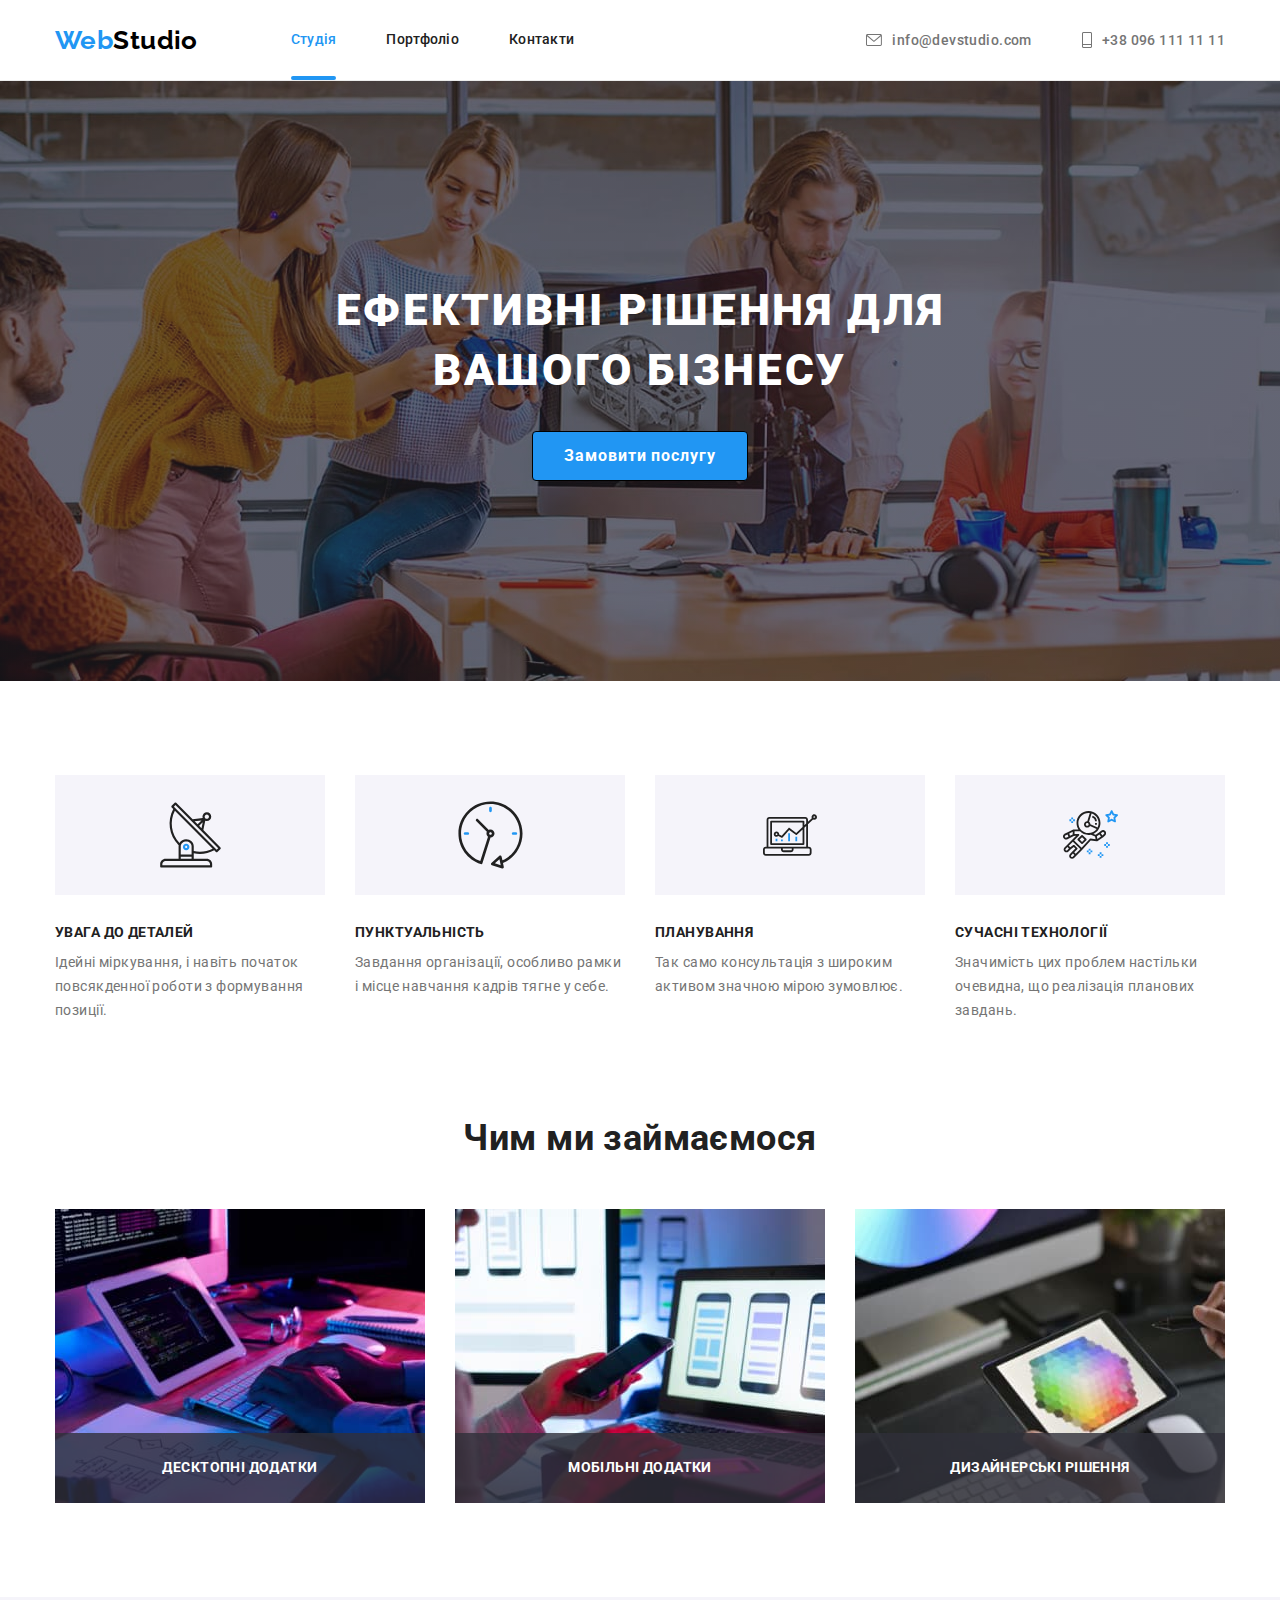
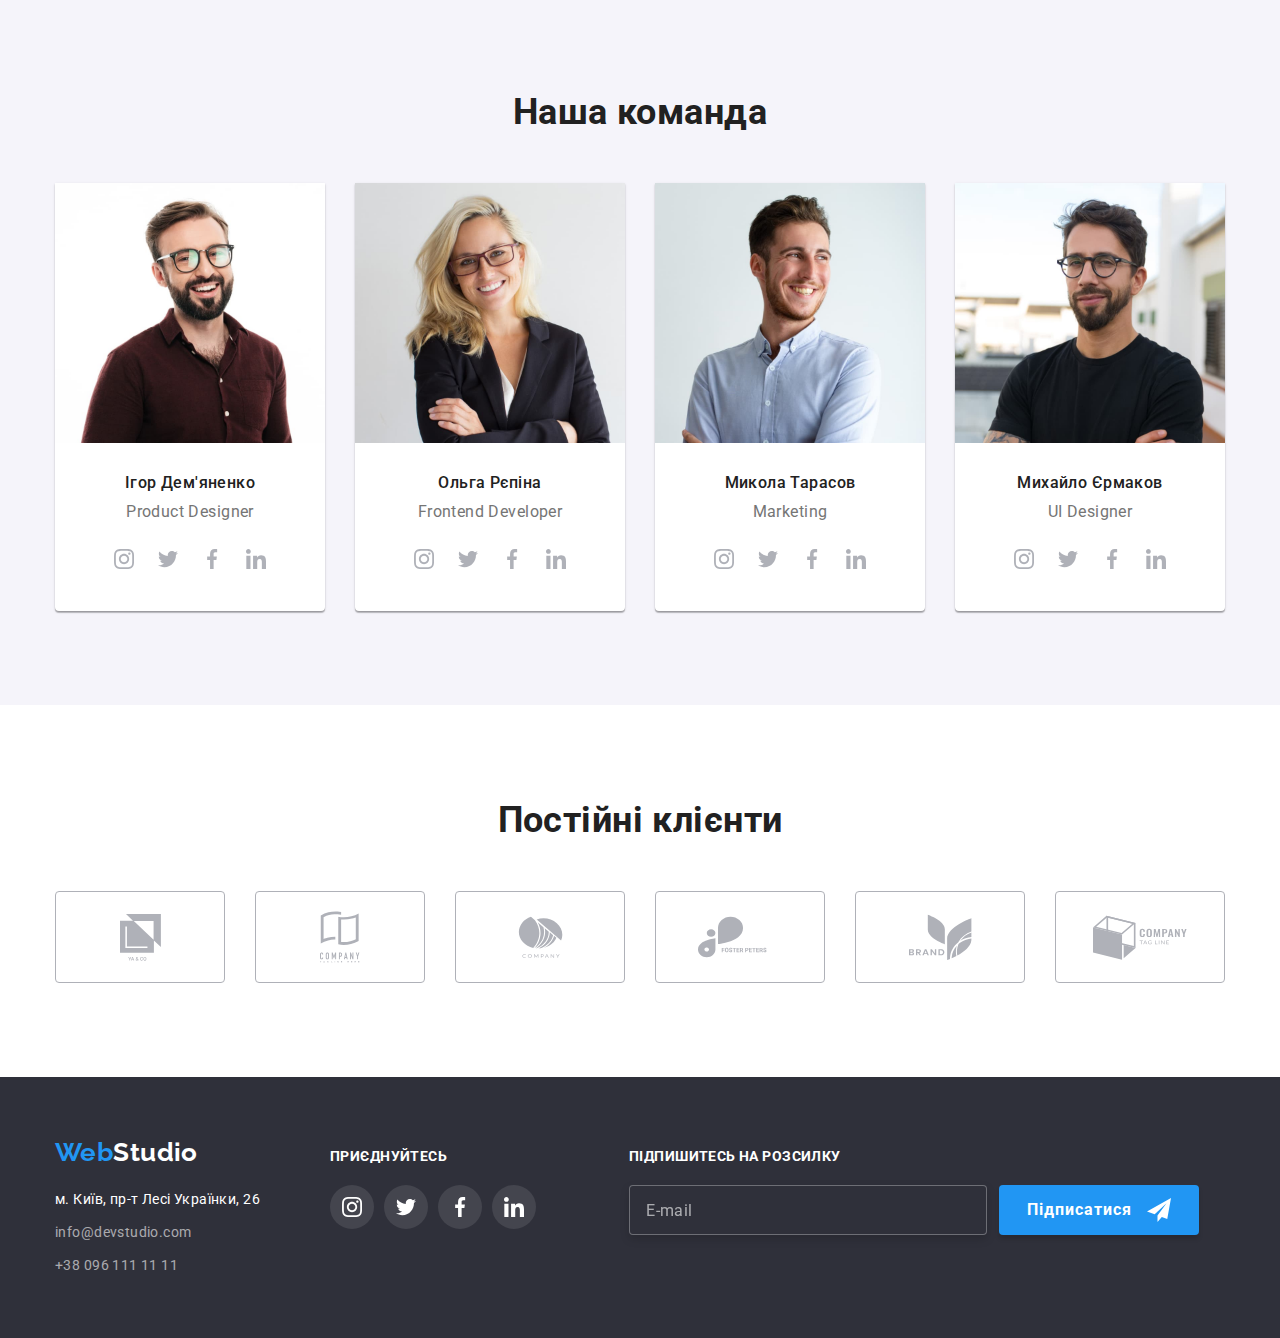
<file: index.html>
<!doctype html>
<html lang="uk">

<head>
  <meta charset="UTF-8" />
  <title>Студія</title>

  <!-- Comes from Google Fonts: -->
  <link rel="preconnect" href="https://fonts.googleapis.com">
  <link rel="preconnect" href="https://fonts.gstatic.com" crossorigin>
  <link href="https://fonts.googleapis.com/css2?family=Raleway:wght@700&family=Roboto:wght@400;500;700;900&display=swap"
    rel="stylesheet">

  <link rel="stylesheet" href="https://cdnjs.cloudflare.com/ajax/libs/modern-normalize/1.1.0/modern-normalize.min.css">
  <link href="css/styles.css" rel="stylesheet" type="text/css">
</head>

<body>
  <!--  PAGE HEADER  -->
  <header class="header">

    <div class="container header-combiner">

      <nav class="main-menu">

        <!-- Logo -->
        <a class="text-logo-url" href="index.html" target="_self">
          <span class="logo-color1">Web</span><span class="logo-color2">Studio</span>
        </a>

        <ul class="main-menu-list no-bullets">
          <li class="main-menu-item current-menu-item"><a href="index.html" target="_self">Студія</a></li>
          <li class="main-menu-item"><a href="portfolio.html" target="_self">Портфоліо</a></li>
          <li class="main-menu-item"><a href="#">Контакти</a></li>
        </ul>

      </nav>
      <!--E-mail and phone number in header-->
      <ul class="link-email-phone no-bullets">
        <li>
          <a class="email-phone-links" href="mailto:info@devstudio.com">
            <svg class="icon" width="16px" height="12px">
              <use href="images/icons.svg#icon-envelope"></use>
            </svg>
            info@devstudio.com
          </a>
        </li>
        <li>
          <a class="email-phone-links" href="tel:+380961111111">
            <svg class="icon" width="10px" height="16px">
              <use href="images/icons.svg#icon-mobile"></use>
            </svg>
            +38 096 111 11 11
          </a>
        </li>
      </ul>

    </div>

  </header>

  <!--  ===MAIN SECTION=== -->
  <main>

    <!--  HERO SECTION  -->
    <section class="hero section">

      <h1 class="hero-title">
        ЕФЕКТИВНІ РІШЕННЯ ДЛЯ<br>ВАШОГО БІЗНЕСУ
      </h1>
      <button class="primary button" type="button" data-modal-open>Замовити послугу</button>
    </section>

    <!--  Section FEATURES list  -->
    <section class="section no-padding-bottom">

      <div class="container">

        <h2 class="hidden-header">Наші переваги</h2>
        <ul class="section-features-list no-bullets">
          <!-- Feature1-->
          <li>
            <div class="features-list-icon">
              <svg class="icon" width="65px" height="70px">
                <use href="images/icons.svg#icon-radar"></use>
              </svg>
            </div>
            <h3 class="section-features-list-header">
              Увага до деталей
            </h3>
            <p class="section-features-list-content">
              Ідейні міркування, і навіть початок повсякденної роботи з формування позиції.
            </p>
          </li>

          <li>
            <div class="features-list-icon">
              <!-- Тут буде іконка -->
              <svg class="icon" width="67px" height="70px">
                <use href="images/icons.svg#icon-clock"></use>
              </svg>
            </div>

            <h3 class="section-features-list-header">
              Пунктуальність
            </h3>
            <p class="section-features-list-content">
              Завдання організації, особливо рамки і місце навчання кадрів тягне у себе.
            </p>

          </li>

          <li>
            <div class="features-list-icon">
              <!-- Тут буде іконка -->
              <svg class="icon" width="70px" height="54px">
                <use href="images/icons.svg#icon-diagram"></use>
              </svg>
            </div>
            <h3 class="section-features-list-header">
              Планування
            </h3>
            <p class="section-features-list-content">
              Так само консультація з широким активом значною мірою зумовлює.
            </p>
          </li>

          <li>
            <div class="features-list-icon">
              <!-- Тут буде іконка -->
              <svg class="icon" width="55px" height="61px">
                <use href="images/icons.svg#icon-astronaut"></use>
              </svg>
            </div>
            <h3 class="section-features-list-header">
              Сучасні технології
            </h3>
            <p class="section-features-list-content">
              Значимість цих проблем настільки очевидна, що реалізація планових завдань.
            </p>
          </li>
        </ul>
      </div>
    </section>

    <!--  РОЗДІЛ ЧИМ ЗАЙМАЄМОСЯ  -->
    <section class="section">
      <div class="container">

        <h2 class="section-name">
          Чим ми займаємося
        </h2>
        <ul class="we-doing-list no-bullets">

          <li>
            <div class="thumb">
              <img class="we-doing-pic" src="images/box1.jpg" alt="Десктоп" width="370">
              <p class="description">
                десктопні додатки
              </p>
            </div>
          </li>

          <li>
            <div class="thumb">
              <img class="we-doing-pic" src="images/box2.jpg" alt="Мобільний телефон" width="370">
              <p class="description">
                мобільні додатки
              </p>
            </div>
          </li>

          <li>
            <div class="thumb">
              <img class="we-doing-pic" src="images/box3.jpg" alt="Планшет" width="370">
              <p class="description">
                дизайнерські рішення
              </p>
            </div>
          </li>
        
        </ul>
      </div>
    </section>

    <!--  РОЗДІЛ НАША КОМАНДА  -->
    <section class="section background-color">
      <div class="container">

        <h2 class="section-name">
          Наша команда
        </h2>

        <ul class="team-mate-list no-bullets">

          <!--team-mate1-->
          <li class="team-mate">

            <img class="team-mate-pic" src="images/tm1.jpg" alt="Ігор" width="270">

            <div class="team-mate-info">

              <h3 class="team-mate-name">
                Ігор Дем'яненко
              </h3>
              <p class="team-mate-position">
                Product Designer
              </p>

              <!-- перелік лінків соціальних мереж -->
              <ul class="team-mate-socials no-bullets">
                <li class="team-mate-social-item">
                  <a class="socials-horizontal-block" href="">
                    <svg class="icon" width="20px" height="20px">
                      <use href="images/icons.svg#icon-instagram"></use>
                    </svg>
                  </a>
                </li>
                <li class="team-mate-social-item">
                  <a class="socials-horizontal-block" href="">
                    <svg class="icon" width="20px" height="20px">
                      <use href="images/icons.svg#icon-twitter"></use>
                    </svg>
                  </a>
                </li>
                <li class="team-mate-social-item">
                  <a class="socials-horizontal-block" href="">
                    <svg class="icon" width="20px" height="20px">
                      <use href="images/icons.svg#icon-facebook"></use>
                    </svg>
                  </a>
                </li>
                <li class="team-mate-social-item">
                  <a class="socials-horizontal-block" href="">
                    <svg class="icon" width="20px" height="20px">
                      <use href="images/icons.svg#icon-linkedin"></use>
                    </svg>
                  </a>
                </li>
              </ul>
              <!--кінець блоку лінків соц.мереж -->

            </div>
          </li>

          <li class="team-mate">
            <!--team-mate2-->
            <img class="team-mate-pic" src="images/tm2.jpg" alt="Ольга" width="270">

            <div class="team-mate-info">

              <h3 class="team-mate-name">
                Ольга Рєпіна
              </h3>
              <p class="team-mate-position">
                Frontend Developer
              </p>

              <!-- перелік лінків соціальних мереж -->
              <ul class="team-mate-socials no-bullets">
                <li class="team-mate-social-item">
                  <a class="socials-horizontal-block" href="">
                    <svg class="icon" width="20px" height="20px">
                      <use href="images/icons.svg#icon-instagram"></use>
                    </svg>
                  </a>
                </li>
                <li class="team-mate-social-item">
                  <a class="socials-horizontal-block" href="">
                    <svg class="icon" width="20px" height="20px">
                      <use href="images/icons.svg#icon-twitter"></use>
                    </svg>
                  </a>
                </li>
                <li class="team-mate-social-item">
                  <a class="socials-horizontal-block" href="">
                    <svg class="icon" width="20px" height="20px">
                      <use href="images/icons.svg#icon-facebook"></use>
                    </svg>
                  </a>
                </li>
                <li class="team-mate-social-item">
                  <a class="socials-horizontal-block" href="">
                    <svg class="icon" width="20px" height="20px">
                      <use href="images/icons.svg#icon-linkedin"></use>
                    </svg>
                  </a>
                </li>
              </ul>
              <!--кінець блоку лінків соц.мереж -->

            </div>
          </li>

          <li class="team-mate">
            <!--team-mate3-->
            <img class="team-mate-pic" src="images/tm3.jpg" alt="Микола" width="270">

            <div class="team-mate-info">
              <h3 class="team-mate-name">
                Микола Тарасов
              </h3>
              <p class="team-mate-position">
                Marketing
              </p>

              <!-- перелік лінків соціальних мереж -->
              <ul class="team-mate-socials no-bullets">
                <li class="team-mate-social-item">
                  <a class="socials-horizontal-block" href="">
                    <svg class="icon" width="20px" height="20px">
                      <use href="images/icons.svg#icon-instagram"></use>
                    </svg>
                  </a>
                </li>
                <li class="team-mate-social-item">
                  <a class="socials-horizontal-block" href="">
                    <svg class="icon" width="20px" height="20px">
                      <use href="images/icons.svg#icon-twitter"></use>
                    </svg>
                  </a>
                </li>
                <li class="team-mate-social-item">
                  <a class="socials-horizontal-block" href="">
                    <svg class="icon" width="20px" height="20px">
                      <use href="images/icons.svg#icon-facebook"></use>
                    </svg>
                  </a>
                </li>
                <li class="team-mate-social-item">
                  <a class="socials-horizontal-block" href="">
                    <svg class="icon" width="20px" height="20px">
                      <use href="images/icons.svg#icon-linkedin"></use>
                    </svg>
                  </a>
                </li>
              </ul>
              <!--кінець блоку лінків соц.мереж -->

            </div>
          </li>

          <li class="team-mate">
            <!--team-mate4-->
            <img class="team-mate-pic" src="images/tm4.jpg" alt="Михайло" width="270">

            <div class="team-mate-info">
              <h3 class="team-mate-name">
                Михайло Єрмаков
              </h3>
              <p class="team-mate-position">
                UI Designer
              </p>

              <!-- перелік лінків соціальних мереж -->
              <ul class="team-mate-socials no-bullets">
                <li class="team-mate-social-item">
                  <a class="socials-horizontal-block" href="">
                    <svg class="icon" width="20px" height="20px">
                      <use href="images/icons.svg#icon-instagram"></use>
                    </svg>
                  </a>
                </li>
                <li class="team-mate-social-item">
                  <a class="socials-horizontal-block" href="">
                    <svg class="icon" width="20px" height="20px">
                      <use href="images/icons.svg#icon-twitter"></use>
                    </svg>
                  </a>
                </li>
                <li class="team-mate-social-item">
                  <a class="socials-horizontal-block" href="">
                    <svg class="icon" width="20px" height="20px">
                      <use href="images/icons.svg#icon-facebook"></use>
                    </svg>
                  </a>
                </li>
                <li class="team-mate-social-item">
                  <a class="socials-horizontal-block" href="">
                    <svg class="icon" width="20px" height="20px">
                      <use href="images/icons.svg#icon-linkedin"></use>
                    </svg>
                  </a>
                </li>
              </ul>
              <!--кінець блоку лінків соц.мереж -->

            </div>
          </li>

        </ul> <!-- кінець розмітки списку працівників-->
      </div>
    </section>


    <!--  РОЗДІЛ НАШІ КЛІЄНТИ  -->
    <section class="section">
      <div class="container">

        <h2 class="section-name">
          Постійні клієнти
        </h2>

        <ul class="clients-list no-bullets">
          <li>
            <a class="client-item" href="#">
              <!-- client 1-->
              <svg class="icon" width="41px" height="47">
                <use href="images/icons.svg#icon-company1-logo"></use>
              </svg>
            </a>
          </li>
          <li>
            <a class="client-item" href="#" target="_blank" rel="noopener noreferrer nofollow">
              <!-- client 2-->
              <svg class="icon" width="40px" height="52">
                <use href="images/icons.svg#icon-company2-logo"></use>
              </svg>
            </a>
          </li>
          <li>
            <a class="client-item" href="#" target="_blank" rel="noopener noreferrer nofollow">
              <!-- client 3-->
              <svg class="icon" width="45px" height="42">
                <use href="images/icons.svg#icon-company3-logo"></use>
              </svg>
            </a>
          </li>
          <li>
            <a class="client-item" href="#" target="_blank" rel="noopener noreferrer nofollow">
              <!-- client 4-->
              <svg class="icon" width="85px" height="42">
                <use href="images/icons.svg#icon-company4-logo"></use>
              </svg>
            </a>
          </li>
          <li>
            <a class="client-item" href="#" target="_blank" rel="noopener noreferrer nofollow">
              <!-- client 5-->
              <svg class="icon" width="63px" height="47">
                <use href="images/icons.svg#icon-company5-logo"></use>
              </svg>
            </a>
          </li>
          <li>
            <a class="client-item" href="#" target="_blank" rel="noopener noreferrer nofollow">
              <!-- client 6-->
              <svg class="icon" width="94px" height="45">
                <use href="images/icons.svg#icon-company6-logo"></use>
              </svg>
            </a>
          </li>
        </ul>

      </div>
    </section>

  </main>


  <!--  PAGE FOOTER  Робимо підвал-->
  <footer class="page-footer">


    <div class="container">

      <div class="footer-combiner">

        <div class="footer-address-block">
          <!-- Logo -->
          <a class="text-logo-url" href="index.html" target="_self">
            <span class="logo-color1">Web</span><span class="logo-color3">Studio</span>
          </a>


          <!-- Адреса студії-->
          <address class="studio-address">
            <ul class="footer-addr-block no-bullets">
              <li class="footer-addr-text-style1">
                <a href="https://www.google.com/maps/d/u/0/viewer?mid=10uSM3H-mIU3GznYo2szRIEphczw&hl=en_US&ll=50.42732700000001%2C30.538092&z=17"
                  target="_blank" rel="noopener noreferrer">м. Київ, пр-т Лесі Українки, 26</a>
              </li>
              <li class="footer-addr-text-style2">
                <a href="mailto:info@devstudio.com">info@devstudio.com</a>
              </li>
              <li class="footer-addr-text-style2">
                <a href="tel:+380961111111">+38 096 111 11 11</a>
              </li>
            </ul>
          </address>
        </div>
        <!-- Блок линків на соціальні мережі студії -->
        <div class="footer-social-block">
          <h4 class="footer-follow-us">приєднуйтесь</h4>
          <ul class="footer-our-socials-list no-bullets">
            <li>
              <a class="socials-horizontal-block" href="">
                <svg class="icon" width="20px" height="20px">
                  <use href="images/icons.svg#icon-instagram"></use>
                </svg>
              </a>
            </li>
            <li>
              <a class="socials-horizontal-block" href="">
                <svg class="icon" width="20px" height="20px">
                  <use href="images/icons.svg#icon-twitter"></use>
                </svg>
              </a>
            </li>
            <li>
              <a class="socials-horizontal-block" href="">
                <svg class="icon" width="20px" height="20px">
                  <use href="images/icons.svg#icon-facebook"></use>
                </svg>
              </a>
            </li>
            <li>
              <a class="socials-horizontal-block" href="">
                <svg class="icon" width="20px" height="20px">
                  <use href="images/icons.svg#icon-linkedin"></use>
                </svg>
              </a>
            </li>
          </ul>
        </div>

        <!-- Блок підписки в футері  -->
        <div class="footer-subscribe-block">
          <h4 class="footer-follow-us">підпишитесь на розсилку</h4>
          <!-- Мітку заховаємо заради однакового GUE зі соціальним блоком зліва-->
          <label for="subscribe-us-input" class="visually-hidden"></label>
          
          <form class="Footer-subscribe-form" action="">
            <div class="footer-input-wrapper">
              <input class="footer-subscribe-us-input"
                type="text" 
                id="subscribe-us-input" 
                name="subscribe-us-input"
                type="email"
                placeholder="E-mail"
                required
              >
              <div class="wrapper-footer-btn"> 
                <button type="submit" class="footer-submit-btn">
                  Підписатися
                  <span>
                    <svg class="button-icon" width="24" height="24">
                      <use href="images/icons.svg#send-btn"></use>
                    </svg>
                  </span>
                </button>
              </div> 
            </div>
          </form>
            
        </div>

      </div>


    </div>
  </footer>

  <!--  Модальне вікно -->
  <div class="backdrop is-hidden" data-modal>
    <div class="modal-order">
      <!-- Закриття модального вікна -->
      <button class="close-button" type="button" data-modal-close>
          <svg width="11" height="11">
            <use href="images/icons.svg#close-btn"></use>
          </svg>
      </button>
      <!-- Заголовок форми -->
      <p class="modal-header">
        Залиште свої дані, ми вам передзвонимо
      </p>
      <form class="call-back-form">
        <!-- Поле ім'я -->
        <div class="call-back-form-field">
          <label for="call-back-form-name" class="modal-label">Ім'я</label>
          <div class="input-wrap">
            <input  class="input"
                    type="text"
                    name="call-back-form-name"
                    placeholder=""
                    id="call-back-form-name"
                    required>
            <svg class="input-ico" width="18" height="18">
              <use href="images/icons.svg#person-ico"></use>
            </svg>
          </div>
        </div>
        <!-- Поле телефон -->
        <div class="call-back-form-field">
          <label for="call-back-form-tel" class="modal-label">Телефон</label>
          <div class="input-wrap">
            <input  class="input"
                    type="tel"
                    name="call-back-form-tel"
                    placeholder=""
                    id="call-back-form-tel"
                    required>
            <svg class="input-ico" width="18" height="18">
              <use href="images/icons.svg#phone-ico"></use>
            </svg>
          </div>
        </div>
        <!-- Поле пошта -->
        <div class="call-back-form-field">
          <label for="call-back-form-email" class="modal-label">Пошта</label>
          <div class="input-wrap">
            <input  class="input"
                    type="email"
                    name="call-back-form-email"
                    placeholder=""
                    id="call-back-form-email"
                    required>
            <svg class="input-ico" width="18" height="18">
              <use href="images/icons.svg#email-ico"></use>
            </svg>
          </div>
        </div>

        <!-- Поле коментар -->
          <div class="call-back-form-field">
            <label for="call-back-form-txt" class="modal-label">Коментар</label>
            <textarea   class="call-back-txt" 
                        name="call-back-form-txt" 
                        id="call-back-form-txt" 
                        rows="7"
                        placeholder="Введіть текст"></textarea>
        </div>
        
          <label for="call-back-form-legal" class="legal-label">Погоджуюся з розсилкою та приймаю
          <input  type="checkbox"
                  name="call-back-form-legal"
                  id="call-back-form-legal"
                  value="not"
                  class="modal-check-box visually-hidden">
          
          <svg class="check-box-ico" width="16" height="15">
            <use class="legal-unchecked" href="images/icons.svg#check-box"></use>
            <use class="legal-checked" href="images/icons.svg#checkmark"></use>
          </svg>
        
          <a class="legal-link" href="https://www.penguinrandomhouse.com/articles/so-you-want-to-make-a-deal-with-the-devil/" rel="nofollow noopener noreferrer"  target="_blank">Умови договору</a>
          </label>        
        
        <!--  Кнопка Submit  -->
        <button type="submit" class="modal-submit-btn">Відправити</button>
        
      </form>
    </div>

  </div>

  <script src="js/modal.js"></script>
</body>

</html>
</file>
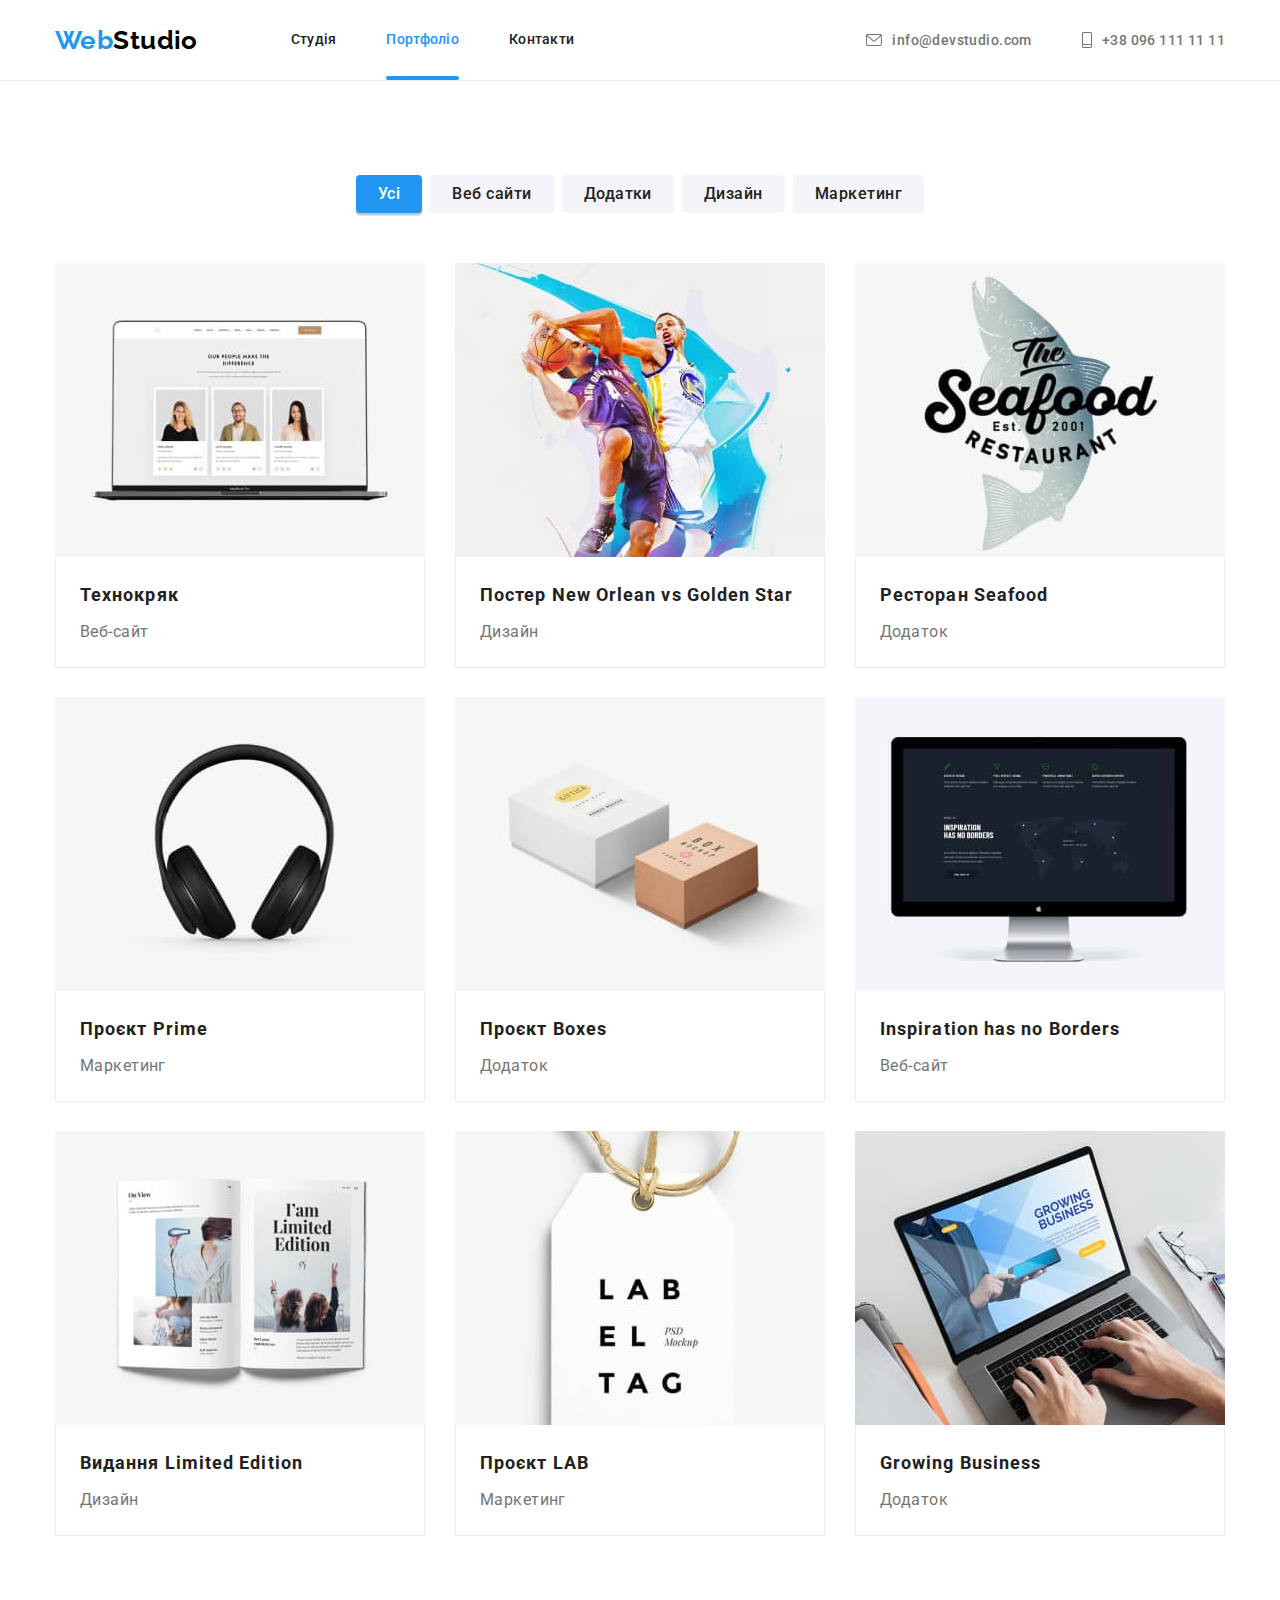
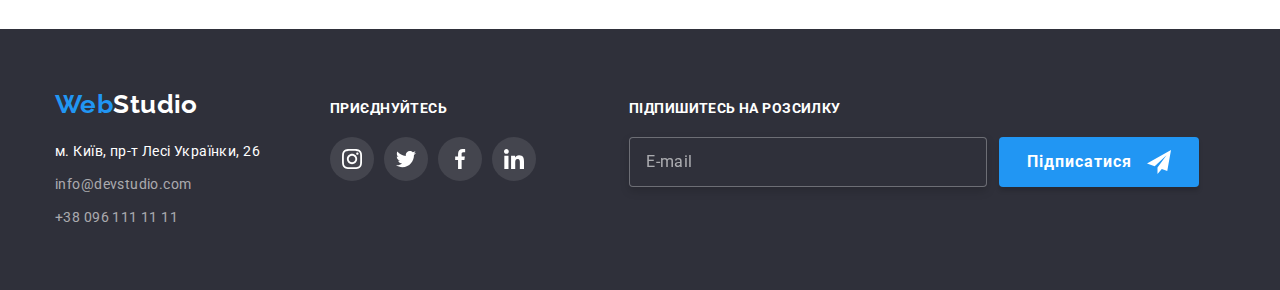
<file: portfolio.html>
<!doctype html>
<html lang="uk">

<head>
    <meta charset="UTF-8" />
    <title>Портфоліо</title>

    <!-- Comes from Google Fonts: -->
  <link rel="preconnect" href="https://fonts.googleapis.com">
  <link rel="preconnect" href="https://fonts.gstatic.com" crossorigin>
  <link href="https://fonts.googleapis.com/css2?family=Raleway:wght@700&family=Roboto:wght@400;500;700;900&display=swap" rel="stylesheet">
  
  <link rel="stylesheet" href="https://cdnjs.cloudflare.com/ajax/libs/modern-normalize/1.1.0/modern-normalize.min.css">

  <link href="css/styles.css" rel="stylesheet" type="text/css">
</head>

<body>
  <!--  PAGE HEADER  -->
  <header class="header">

    <div class="container header-combiner">

      <nav class="main-menu">

        <!-- Logo -->
        <a class="text-logo-url" href="index.html" target="_self">
          <span class="logo-color1">Web</span><span class="logo-color2">Studio</span>
        </a>

        <ul class="main-menu-list no-bullets">
          <li class="main-menu-item"><a href="index.html" target="_self">Студія</a></li>
          <li class="main-menu-item current-menu-item"><a href="portfolio.html" target="_self">Портфоліо</a></li>
          <li class="main-menu-item"><a href="#">Контакти</a></li>
        </ul>
      
      </nav>
      <!--E-mail and phone number in header-->
      <ul class="link-email-phone no-bullets">
        <li>
          <a class="email-phone-links" href="mailto:info@devstudio.com">
            <svg class="icon" width="16px" height="12px">
              <use href="images/icons.svg#icon-envelope"></use>
            </svg>
            info@devstudio.com
          </a>
        </li>
        <li>
          <a class="email-phone-links" href="tel:+380961111111">
            <svg class="icon" width="10px" height="16px">
              <use href="images/icons.svg#icon-mobile"></use>
            </svg>
            +38 096 111 11 11
          </a>
        </li>
      </ul>

  </div>

  </header>

  
    <!--  ===MAIN SECTION=== -->
    <main>
      <!-- Єдина секція сторінки Портфоліо -->
    <section class="section">
        
        <div class="container">

            <!-- Невідимий заголовок головного розділу Портфоліо -->
            <h1 class="hidden-header">Наші роботи</h2>

            <!-- Список кнопок-фільтрів робіт -->
            <ul class="portfolio-filter-list no-bullets">
                <li><button class="filter-button primary">Усі</button></li>
                <li><button class="filter-button secondary">Веб сайти</button></li>
                <li><button class="filter-button secondary">Додатки</button></li>
                <li><button class="filter-button secondary">Дизайн</button></li>
                <li><button class="filter-button secondary">Маркетинг</button></li>
            </ul>

            <!-- Список робіт -->
            <ul class="portfolio-list no-bullets">
                <li class="portfolio-item">
                    <a class="portfolio-card-link" href="">
                      <div class="thumb">
                        <img src="images/portfolio/img-1.jpg" alt="Технокряк" width="370">
                        <!-- Оверлей з описом проекту -->
                        <p class="portfolio-overlay">
                          Ресурс пропонує комплексні пропозиції з різним рівнем функціоналу та сервісів. Все це дозволить відвідувачу отримати вичерпні відомості про компанію чи приватну особу.
                        </p>
                      </div>
                        <div class="portfolio-info">
                            <h2 class="portfolio-item-title">
                                Технокряк
                            </h2>
                            <p class="portfolio-industry">
                                Веб-сайт
                            </p>
                        </div>                     
                    </a>
                </li>

                <li class="portfolio-item">
                    <a class="portfolio-card-link" href="">
                      <div class="thumb"> 
                        <img src="images/portfolio/img-2.jpg" alt="Технокряк" width="370">
                        <!-- Оверлей з описом проекту -->
                        <p class="portfolio-overlay">
                          Ресурс пропонує комплексні пропозиції з різним рівнем функціоналу та сервісів. Все це дозволить відвідувачу отримати вичерпні відомості про компанію чи приватну особу.
                        </p>
                      </div>
                        <div class="portfolio-info">
                            <h2 class="portfolio-item-title">
                                Постер New Orlean vs Golden Star
                            </h2>
                            <p class="portfolio-industry">
                                Дизайн
                            </p>
                        </div>
                    </a>
                </li>
                <li class="portfolio-item">
                    <a class="portfolio-card-link" href="">
                      <div class="thumb"> 
                        <img src="images/portfolio/img-3.jpg" alt="Технокряк" width="370">
                        <!-- Оверлей з описом проекту -->
                        <p class="portfolio-overlay">
                          Ресурс пропонує комплексні пропозиції з різним рівнем функціоналу та сервісів. Все це дозволить відвідувачу отримати вичерпні відомості про компанію чи приватну особу.
                        </p>
                      </div>
                        <div class="portfolio-info">
                            <h2 class="portfolio-item-title">
                                Ресторан Seafood
                            </h2>
                            <p class="portfolio-industry">
                                Додаток
                            </p>
                        </div>
                    </a>
                </li>
                <li class="portfolio-item">
                    <a class="portfolio-card-link" href="">
                      <div class="thumb"> 
                        <img src="images/portfolio/img-4.jpg" alt="Технокряк" width="370">
                        <!-- Оверлей з описом проекту -->
                        <p class="portfolio-overlay">
                          Ресурс пропонує комплексні пропозиції з різним рівнем функціоналу та сервісів. Все це дозволить відвідувачу отримати вичерпні відомості про компанію чи приватну особу.
                        </p>
                      </div>
                        <div class="portfolio-info">
                            <h2 class="portfolio-item-title">
                                Проєкт Prime
                            </h2>
                            <p class="portfolio-industry">
                                Маркетинг
                            </p>
                        </div>
                    </a>
                </li>
                <li class="portfolio-item">
                    <a class="portfolio-card-link" href="">
                      <div class="thumb"> 
                        <img src="images/portfolio/img-5.jpg" alt="Технокряк" width="370">
                        <!-- Оверлей з описом проекту -->
                        <p class="portfolio-overlay">
                          Ресурс пропонує комплексні пропозиції з різним рівнем функціоналу та сервісів. Все це дозволить відвідувачу отримати вичерпні відомості про компанію чи приватну особу.
                        </p>
                      </div>
                        <div class="portfolio-info">
                            <h2 class="portfolio-item-title">
                                Проєкт Boxes
                            </h2>
                            <p class="portfolio-industry">
                                Додаток
                            </p>
                        </div>
                    </a>
                </li>
                <li class="portfolio-item">
                    <a class="portfolio-card-link" href="">
                      <div class="thumb"> 
                        <img src="images/portfolio/img-6.jpg" alt="Технокряк" width="370">
                        <!-- Оверлей з описом проекту -->
                        <p class="portfolio-overlay">
                          Ресурс пропонує комплексні пропозиції з різним рівнем функціоналу та сервісів. Все це дозволить відвідувачу отримати вичерпні відомості про компанію чи приватну особу.
                        </p>
                      </div>
                        <div class="portfolio-info">
                            <h2 class="portfolio-item-title">
                                Inspiration has no Borders
                            </h2>
                            <p class="portfolio-industry">
                                Веб-сайт
                            </p>
                        </div>
                    </a>
                </li>
                <li class="portfolio-item">
                    <a class="portfolio-card-link" href="">
                      <div class="thumb"> 
                        <img src="images/portfolio/img-7.jpg" alt="Технокряк" width="370">
                        <!-- Оверлей з описом проекту -->
                        <p class="portfolio-overlay">
                          Ресурс пропонує комплексні пропозиції з різним рівнем функціоналу та сервісів. Все це дозволить відвідувачу отримати вичерпні відомості про компанію чи приватну особу.
                        </p>
                      </div>
                        <div class="portfolio-info">
                            <h2 class="portfolio-item-title">
                                Видання Limited Edition
                            </h2>
                            <p class="portfolio-industry">
                                Дизайн
                            </p>
                        </div>
                    </a>
                </li>
                <li class="portfolio-item">
                    <a class="portfolio-card-link" href="">
                      <div class="thumb"> 
                        <img src="images/portfolio/img-8.jpg" alt="Технокряк" width="370">
                        <!-- Оверлей з описом проекту -->
                        <p class="portfolio-overlay">
                          Ресурс пропонує комплексні пропозиції з різним рівнем функціоналу та сервісів. Все це дозволить відвідувачу отримати вичерпні відомості про компанію чи приватну особу.
                        </p>
                      </div>
                        <div class="portfolio-info">
                            <h2 class="portfolio-item-title">
                                Проєкт LAB
                            </h2>
                            <p class="portfolio-industry">
                                Маркетинг
                            </p>
                        </div>
                    </a>
                </li>
                <li class="portfolio-item">
                    <a class="portfolio-card-link" href="">
                      <div class="thumb"> 
                        <img src="images/portfolio/img-9.jpg" alt="Технокряк" width="370">
                        <!-- Оверлей з описом проекту -->
                        <p class="portfolio-overlay">
                          Ресурс пропонує комплексні пропозиції з різним рівнем функціоналу та сервісів. Все це дозволить відвідувачу отримати вичерпні відомості про компанію чи приватну особу.
                        </p>
                      </div>
                        <div class="portfolio-info">
                            <h2 class="portfolio-item-title">
                                Growing Business
                            </h2>
                            <p class="portfolio-industry">
                                Додаток
                            </p>
                        </div>
                    </a>
                </li>

            </ul>
        </div>
    </section>
    </main>

 <!--  PAGE FOOTER  Робимо підвал-->
 <footer class="page-footer">


  <div class="container">

    <div class="footer-combiner">

      <div class="footer-address-block">
        <!-- Logo -->
        <a class="text-logo-url" href="index.html" target="_self">
          <span class="logo-color1">Web</span><span class="logo-color3">Studio</span>
        </a>


        <!-- Адреса студії-->
        <address class="studio-address">
          <ul class="footer-addr-block no-bullets">
            <li class="footer-addr-text-style1">
              <a href="https://www.google.com/maps/d/u/0/viewer?mid=10uSM3H-mIU3GznYo2szRIEphczw&hl=en_US&ll=50.42732700000001%2C30.538092&z=17"
                target="_blank" rel="noopener noreferrer">м. Київ, пр-т Лесі Українки, 26</a>
            </li>
            <li class="footer-addr-text-style2">
              <a href="mailto:info@devstudio.com">info@devstudio.com</a>
            </li>
            <li class="footer-addr-text-style2">
              <a href="tel:+380961111111">+38 096 111 11 11</a>
            </li>
          </ul>
        </address>
      </div>
      <!-- Блок линків на соціальні мережі студії -->
      <div class="footer-social-block">
        <h4 class="footer-follow-us">приєднуйтесь</h4>
        <ul class="footer-our-socials-list no-bullets">
          <li>
            <a class="socials-horizontal-block" href="">
              <svg class="icon" width="20px" height="20px">
                <use href="images/icons.svg#icon-instagram"></use>
              </svg>
            </a>
          </li>
          <li>
            <a class="socials-horizontal-block" href="">
              <svg class="icon" width="20px" height="20px">
                <use href="images/icons.svg#icon-twitter"></use>
              </svg>
            </a>
          </li>
          <li>
            <a class="socials-horizontal-block" href="">
              <svg class="icon" width="20px" height="20px">
                <use href="images/icons.svg#icon-facebook"></use>
              </svg>
            </a>
          </li>
          <li>
            <a class="socials-horizontal-block" href="">
              <svg class="icon" width="20px" height="20px">
                <use href="images/icons.svg#icon-linkedin"></use>
              </svg>
            </a>
          </li>
        </ul>
      </div>

      <!-- Блок підписки в футері  -->
      <div class="footer-subscribe-block">
        <h4 class="footer-follow-us">підпишитесь на розсилку</h4>
        <!-- Мітку заховаємо заради однакового GUE зі соціальним блоком зліва-->
        <label for="subscribe-us-input" class="visually-hidden"></label>
        
        <form class="Footer-subscribe-form" action="">
          <div class="footer-input-wrapper">
            <input class="footer-subscribe-us-input"
              type="text" 
              id="subscribe-us-input" 
              name="subscribe-us-input"
              type="email"
              placeholder="E-mail"
              required
            >
            <div class="wrapper-footer-btn"> 
              <button type="submit" class="footer-submit-btn">
                Підписатися
                <span>
                  <svg class="button-icon" width="24" height="24">
                    <use href="images/icons.svg#send-btn"></use>
                  </svg>
                </span>
              </button>
            </div> 
          </div>
        </form>
          
      </div>

    </div>

  </div>
</footer>
  
</body>

</html>
</file>
<file: css/styles.css>
:root {
  --title-text-color: #212121;
  --article-text-color: #757575;
  --accent-color: #2196f3;
  --primary-background-color: rgb(255, 255, 255);
  --hero-background-color: rgba(47, 48, 58, 0.4);
  --hero-fallback-color: #c4c4c4;
  --primary-background-color-transp: rgba(255, 255, 255, 0.6);
  --secondary-background-color: #f5f4fa;
  --border-color-portfolio: #eeeeee;
  --button-border-color: #000000;
  --border-color: #afb1b8;

  --header-line-color: #ececec;
  --footer-color: #2f303a;

  --logo-color-head: #2196f3;
  --logo-color-tail: #000000;
  --logo-color-contrast: #ffffff;

  --time-function: cubic-bezier(0.4, 0, 0.2, 1);
}

/* БАЗОВІ ЕЛЕМЕНТИ ДІЗАЙНУ */
body {
  font-family: 'Roboto', 'Helvetica Neue', sans-serif;
  font-size: 14px;
  /* font-weight: 400; browser default*/
  /* font-style: normal; */
  line-height: 1.17;
  letter-spacing: 0.03em;

  color: var(--title-text-color);
  background-color: var(--primary-background-color);
}

p, h1, h2, h3, h4, h5 {
  margin:       0;
  padding:      0;
  margin-block: 0;
}
button {
  margin: 0;
  padding: 0;
  font: inherit;
  background-color: inherit;
  border: 0 none currentColor;
}

.visually-hidden {
  position: absolute;
  width: 1px;
  height: 1px;
  margin: -1px;
  border: 0;
  padding: 0;
  
  white-space: nowrap;
  clip-path: inset(100%);
  clip: rect(0 0 0 0);
  overflow: hidden;
}


.container {
  width: 1200px;
  padding-left: 15px;
  padding-right: 15px;
  margin-left: auto;
  margin-right: auto;
}

.section {
  padding: 94px 0;
}

.background-color {
  background-color: var(--secondary-background-color);
}

.no-padding-bottom {
  padding-bottom: 0;
}

.header {
  border-bottom: 1px solid var(--header-line-color);
}

.header-combiner {
  display: flex;
  align-items: center;
  justify-content: center;
}

/* Допоможний клас, що видаляє плашки у списках */
.no-bullets {
  padding: 0;
  margin: 0;
  list-style-type: none;
}

.icon {
  fill: currentColor;
}

.socials-horizontal-block {
  display: flex;
  justify-content: center;
  align-items: center;

  width: 44px;
  height: 44px;
  
  border-radius: 50%;
  
}

/* Розмічаємо лого студії */
.text-logo-url {
  font-family: 'Raleway', 'Arial', sans-serif;
  font-size: 26px;
  font-weight: 700;
  line-height: 1.19;
  text-decoration: none;
}
.text-logo-url .logo-color1 {
  color: var(--logo-color-head);
}
.text-logo-url .logo-color2 {
  color: var(--logo-color-tail);
}
.text-logo-url .logo-color3 {
  color: var(--logo-color-contrast); /*для футера */
}

/* Розмічаємо головне меню */

.main-menu {
  /* флекс із лого і меню - щоб поставити їх в один рядок*/
  display: flex;
  align-items: center;
}

.main-menu-list {
  /* робимо горизонтальним меню */
  display: flex;
  margin-left: 93px; /* відступ до логотипу  */
}

.main-menu-item {
  position: relative;
  width: 100%;
}

.main-menu-item > a {
  
  display: block; /* потрібно щоб встановити верт.розміри елементам меню */
  padding-top: 32px; /* встановлюємо розмір хедера відступами вниз та вверх */
  padding-bottom: 32px; /* також буде збільшений розмір реакції на ховер */

  font-weight: 500;
  line-height: 1.14;
  letter-spacing: 0.02em;
  text-decoration: none;
  text-shadow: none;

  color: var(--title-text-color); /* не наслідується бо посилання */

  transition: color 250ms cubic-bezier(0.4, 0, 0.2, 1);
}
.main-menu-list .main-menu-item:not(:last-child) {
  /* відступи між елементами крім останнього */
  margin-right: 50px;
}

.current-menu-item::after {
  position: absolute;
  bottom: 0;
  left: 0;
  height: 4px;
  width: 100%;

  border: 2px solid var(--accent-color);
  border-radius: 2px;

  content: "";

}

.current-menu-item > a {
  color: var(--accent-color);
}

.main-menu-item a:hover,
.main-menu-item a:focus {
  color: var(--accent-color);
  /* text-shadow: 0px 4px 4px rgba(0, 0, 0, 0.25); */
}

/* Розмічуємо мейл та телефон в футері */
.link-email-phone {
  display: flex;
  margin-left: auto;
}

.email-phone-links {
  display: flex;
  align-items: center;
  column-gap: 10px;
}

.link-email-phone li:not(:last-child) {
  margin-right: 50px;
}

.link-email-phone a {
  font-weight: 500;
  text-decoration: none;
  color: var(--article-text-color);

  transition: color 250ms cubic-bezier(0.4, 0, 0.2, 1);

  
}

.link-email-phone a:hover,
.link-email-phone a:focus {
  color: var(--accent-color);
}

/* MAIN BANNER */

.hero {
  padding: 200px 0;

  height: 600px;
  max-width: 1600px;
  margin-left: auto;
  margin-right: auto;

  text-align: center;
  
  background-color: var(--hero-fallback-color);
  background-image: linear-gradient(to right, var(--hero-background-color), var(--hero-background-color)), 
                    url("../images/hero-img.jpg");
  background-repeat: no-repeat;
  background-position: center;
  
}

.hero-title {
  margin-top: 0;
  margin-bottom: 30px;

  font-size: 44px;
  font-weight: 900;
  line-height: 1.36;
  letter-spacing: 0.06em;
  text-transform: uppercase;

  color: var(--primary-background-color);
}

/* Кнопка замовлення */
.button {
  padding: 9px 31px;
  min-width: 216px;

  font-family: inherit;
  font-size: 16px;
  font-weight: 700;
  line-height: 1.88;
  letter-spacing: 0.06em;
  text-align: center;

  border: 1px solid var(--button-border-color);
  border-radius: 4px;

  /* box-shadow: 0px 4px 4px rgba(0, 0, 0, 0.15); */
  cursor: pointer;
}
.button.primary {
  color: var(--primary-background-color);
  background-color: var(--accent-color);
}
.button.secondary {
  color: var(--title-text-color);
  background-color: var(--secondary-background-color);
}

/* кнопки чекбокси в Портфоліо */
.filter-button {
  padding: 6px 22px;

  font-family: inherit;
  font-size: 16px;
  font-weight: 500;
  line-height: 1.63;
  letter-spacing: 0.03em;

  box-shadow: none;
  border-radius: 4px;
  cursor: pointer;

  outline: none;

  transition: color 250ms cubic-bezier(0.4, 0, 0.2, 1),
              background-color 250ms cubic-bezier(0.4, 0, 0.2, 1),
              box-shadow 250ms cubic-bezier(0.4, 0, 0.2, 1);
}

.filter-button.primary {
  color: var(--primary-background-color);
  background-color: var(--accent-color);
  border-style: none;
  box-shadow: 0px 3px 1px rgba(0, 0, 0, 0.1), 0px 1px 2px rgba(0, 0, 0, 0.08), 0px 2px 2px rgba(0, 0, 0, 0.12);
}

.filter-button.secondary {
  color: var(--title-text-color);
  background-color: var(--secondary-background-color);
  border-style: none;
}

/* Елемент фільтру при ховері чі у фокусі */

.filter-button:hover,
.filter-button:focus {
  color: var(--primary-background-color);
  background-color: var(--accent-color);
  box-shadow: 0px 3px 1px rgba(0, 0, 0, 0.1), 0px 1px 2px rgba(0, 0, 0, 0.08), 0px 2px 2px rgba(0, 0, 0, 0.12);
}

.footer-submit-btn {
  padding: 10px 28px;
  min-width: 200px;
  height: 50px;

  font-family: inherit;
  font-size: 16px;
  font-weight: 700;
  line-height: calc(30px / 16px);
  letter-spacing: 0.06em;
  text-align: left;

  border: none;
  box-shadow: 0px 4px 4px rgba(0, 0, 0, 0.15);
  border-radius: 4px;

  background-color: var(--accent-color);
  color: var(--logo-color-contrast);

  cursor: pointer;
}

.wrapper-footer-btn {
  position: relative;
  display: inline-block; 
}

.wrapper-footer-btn .button-icon {
  position: absolute;
  right: 28px;
  top: 50%;
  transform: translateY(-50%);

  fill: var(--logo-color-contrast)
}

/* Назва секції - невідима */
/* sec 2 Скриваємо логічний заголовок секції, якого немає на екрані */
.hidden-header {
  display: none; /*тимчасове рішення*/
}

/* sec2 h3 Список переваг -------------------------------------------- */
.section-features-list {
  display: flex;
  column-gap: 30px;
}

/* Задаємо шапки над кожною перевагою */
.features-list-icon {
  display: flex;
  justify-content: center;
  align-items: center;
  
  width: 270px;
  height: 120px;
  
  background-color: var(--secondary-background-color);
}



.section-features-list-header {
  margin: 30px 0 10px;

  font-size: 14px;
  font-weight: 700;
  line-height: 1.14;

  text-transform: uppercase;
}
.section-features-list-content {
  margin: 0;
  line-height: 1.71;

  color: var(--article-text-color);
}

/* sec 3, 4 Назва секції - відима */
.section-name {
  margin-top: 0;
  margin-bottom: 50px;

  font-size: 36px;
  font-weight: 700;
  text-align: center;
}

/* sec 3 список - картинки в рядок ---------------------------------------- */
.we-doing-list {
  display: flex;
  column-gap: 30px;
}

.we-doing-list .thumb {
  position: relative;
  overflow: hidden;
  width: 100%;
}
.we-doing-list .thumb > .description {
  position: absolute;
  left: 0;
  bottom: 0;

  width: 100%;
  height: 70px;
  padding: 27px 10px;

  background-color: rgba(47, 48, 58, 0.8);;
  color: var(--logo-color-contrast);

  font-weight: 700;
  line-height: 1.14;
  text-align: center;
  letter-spacing: 0.03em;
  text-transform: uppercase;

}

.we-doing-pic {
  display: block;
}

/* sec 4 список працівників ----------------------------------------------- */
.team-mate-list {
  display: flex;
  column-gap: 30px;
}

/* sec4 Картка працівника */
.team-mate {
  height: 428px;
  background-color: var(--logo-color-contrast);

  border-bottom-left-radius: 4px;
  border-bottom-right-radius: 4px;
  box-shadow: 0px 1px 3px rgba(0, 0, 0, 0.12), 0px 1px 1px rgba(0, 0, 0, 0.14),
    0px 2px 1px rgba(0, 0, 0, 0.2);
}

.team-mate-pic {
  display: block;
}

.team-mate-info {
  padding: 30px 10px;
}

.team-mate-name {
  margin: 0;

  font-weight: 500;
  font-size: 16px;
  line-height: 1.19;
  text-align: center;
}

.team-mate-position {
  margin-top: 10px;
  margin-bottom: 16px;

  font-size: 16px;
  line-height: 1.19;
  text-align: center;

  color: var(--article-text-color);
}

.team-mate-socials {
  margin: 0;
  display: flex;
  justify-content: center;
  opacity: transparent;
}

.team-mate .socials-horizontal-block {
  color: var(--border-color);
  background-color: var(--logo-color-contrast);
  transition: color 250ms cubic-bezier(0.4, 0, 0.2, 1),
              background-color 250ms cubic-bezier(0.4, 0, 0.2, 1);
  
}

.team-mate .socials-horizontal-block:hover,
.team-mate .socials-horizontal-block:focus 
{
  color: var(--logo-color-contrast);
  background-color: var(--accent-color);
  outline: transparent;
}

/* Sec 5  перелік постійних клієнтів  */

.clients-list {
  display: flex;
  justify-content: center;
  column-gap: 30px;
}
.client-item {
  display: flex;
  justify-content: center;
  align-items: center;

  width: 170px;
  height: 92px;

  border: 1px solid var(--border-color);
  border-radius: 4px;
  color: var(--border-color);
  outline: transparent;

  cursor: pointer;

  transition: color 250ms cubic-bezier(0.4, 0, 0.2, 1),
              border-color 250ms cubic-bezier(0.4, 0, 0.2, 1);
}

.client-item:hover,
.client-item:focus {
  color: var(--accent-color);
  border-color: var(--accent-color);
}

/* -------- Розмічаємо Підвал --------------------------------------------------------- */

.page-footer {
  padding: 60px 0;

  background-color: var(--footer-color);
}

/* Об'еднаємо всі блоки в футері  */
.footer-combiner
{
  display: flex;
  align-items: baseline;
}

/* Блок лого, адрес телефон мейл */
.footer-address-block {
  margin-right: 70px;
}

.footer-social-block {
  margin-right: 93px;
}

.studio-address {
  margin-top: 20px;              /*відступ від блоку адреси до лого */
}

.footer-addr-text-style1 a {
  margin-bottom: 9px;

  line-height: 1.71;
  text-decoration: none;
  font-style: normal;

  color: var(--logo-color-contrast);

  transition: color 250ms cubic-bezier(0.4, 0, 0.2, 1);
}

.footer-addr-text-style2 a {

  line-height: 1.71;
  text-decoration: none;
  font-style: normal;

  color: var(--primary-background-color-transp);

  transition: color 250ms cubic-bezier(0.4, 0, 0.2, 1);
}

.footer-addr-block li:not(:last-child) {
  margin-bottom: 9px;
}

/* виділяємо посилання у підвалі */
.footer-addr-text-style1 a:hover,
.footer-addr-text-style1 a:focus,
.footer-addr-text-style2 a:hover,
.footer-addr-text-style2 a:focus {
  color: var(--accent-color);
}

/* Футер блок: приєднуйся до нас в соц.мережах */

.footer-follow-us {
  width: fit-content;
  margin-bottom: 20px;

  font-weight: 700;
  line-height: 1.14;
  letter-spacing: 0.03em;
  text-transform: uppercase;
  color: var(--primary-background-color);
}

.footer-our-socials-list {
  display: flex;
  column-gap: 10px;
}

.page-footer .socials-horizontal-block {
  transition: background-color 250ms cubic-bezier(0.4, 0, 0.2, 1);
  color: var(--logo-color-contrast);
  background-color: rgba(255, 255, 255, 0.1);
}

.page-footer .socials-horizontal-block:hover,
.page-footer .socials-horizontal-block:focus {
  background-color: var(--accent-color);
  outline: transparent;
}

/* --  Блок підписки  -- */
.footer-input-wrapper {
  display: inline-flex;
  justify-content: flex-end;
}

.footer-subscribe-us-input {
  width: 358px;
  height: 50px;
  margin-right: 12px;
  padding: 15px 16px;

  font-size: 16px;
  line-height: 1.25;
  letter-spacing: 0.03em;

  outline: none;
  border: 1px solid rgba(255, 255, 255, 0.3);
  filter: drop-shadow(0px 4px 4px rgba(0, 0, 0, 0.15));
  border-radius: 4px;

  color: var(--logo-color-contrast);
  background-color: var(--footer-color);

  transition: border-color 250ms var(--time-function);
}

.footer-subscribe-us-input::placeholder {
  color: rgba(255, 255, 255, 0.6);
}

.footer-subscribe-us-input:focus {
  border: 1px solid var(--accent-color);
}

.footer-subscribe-us-input:not(:focus):not(:placeholder-shown):invalid {
  background-color: rgba(70, 8, 11, 0.60);
}

/* Бекдроп та модальне вікно */

.backdrop {
  position: fixed;
  top: 0;
  left: 0;
  width: 100%;
  height: 100%;

  background-color: rgba(0, 0, 0, 0.2);

  transition: opacity 250ms cubic-bezier(0.4, 0, 0.2, 1), visibility 250ms cubic-bezier(0.4, 0, 0.2, 1);
}

.is-hidden {
  opacity: 0;
  visibility: hidden;
  pointer-events: none;
}

.modal-order {
  position: absolute;
  top: 50%;
  left: 50%;

  width: 528px;
  height: 581px;
  padding: 40px;

  background-color: var(--logo-color-contrast);
  box-shadow: 0px 1px 3px rgba(0, 0, 0, 0.12), 0px 1px 1px rgba(0, 0, 0, 0.14), 0px 2px 1px rgba(0, 0, 0, 0.2);
  border-radius: 4px;

  transform: translate(-50%, -50%);
  transition: min-height 250ms cubic-bezier(0.4, 0, 0.2, 1);
}

.backdrop.is-hidden .modal-order {
  transform: translate(-50%, -50%);
  min-height: 0;
}

.close-button {
  position: absolute;
  top: 10px;
  right: 10px;

  width: 30px;
  height: 30px;

  display: flex;
  justify-content: center;
  align-items: center;

  border: 1px solid rgba(0, 0, 0, 0.1);
  border-radius: 50%; 

  color: var(--button-border-color);
  /* transition: fill 1250s var(--time-function); */
  transform: rotate(0);
  transition: transform 250ms var(--time-function); 
}
.close-button svg {
  
  fill: currentColor;
}

.close-button:hover svg,
.close-button:focus svg {
  fill: var(--accent-color);
}

.close-button:hover {
  transform: rotate(90deg);
}

.modal-header {
  margin-bottom: 12px;

  font-weight: 700;
  font-size: 20px;
  line-height: 1.15;
  text-align: center;
  letter-spacing: 0.03em;

  color: var(--title-text-color);
}

.call-back-form-field:not(:last-of-type) {
  margin-bottom: 10px;
}
.call-back-form-field:last-of-type {
  margin-bottom: 20px;
}

.modal-label {
  margin-bottom: 4px;

  font-size: 12px;
  line-height: 1.17px;
  letter-spacing: 0.01em;

  color: var(--article-text-color);
}

.call-back-form .input-wrap {
  position: relative;
}

.call-back-form .input {
  width: 448px;
  height: 40px;
  padding-left: 42px;
  padding-right: 12px;

  border: 1px solid rgba(33, 33, 33, 0.2);
  border-radius: 4px;

  background-color: transparent;
}

.call-back-form .input:focus,
.call-back-form .input:hover {
  border: 1px solid var(--accent-color);
  outline: transparent;
}

.call-back-form .input-ico {
  position: absolute;
  left: 12px;
  top: 50%;
  transform: translateY(-50%);

  fill: var(--logo-color-tail);
}

.call-back-form .input:focus + .input-ico,
.call-back-form .input:hover + .input-ico {
  fill: var(--accent-color);
}

.call-back-txt {
  width: 448px;
  resize: none;
  padding: 12px 16px;

  font-size: 12px;
  line-height: calc(14 / 12);
  letter-spacing: 0.01em;

  background-color: transparent;
  border: 1px solid rgba(33, 33, 33, 0.2);
  border-radius: 4px;
}

.call-back-txt::placeholder {
  color: rgba(117, 117, 117, 0.5);
}

.call-back-form .call-back-txt:focus,
.call-back-form .call-back-txt:hover {
  border: 1px solid var(--accent-color);
  outline: transparent;
}

.legal-label {
  
  padding-left: 35px;
  cursor: pointer;
  user-select: none;
}

.call-back-form-legal {
  
  line-height: calc(24 / 14);
  letter-spacing: 0.03em;

  color: var(--article-text-color);
}

.check-box-ico {
  position: absolute;
  top: 442px;
  left: 54px;
  pointer-events: all;
}

.legal-link {
  font-weight: 400;
  font-size: 14px;
  line-height: calc(24 / 14);
  
  letter-spacing: 0.03em;
  text-decoration-line: underline;
  
  color: var(--accent-color)

}

.legal-checked {
  opacity: 0;
  transition: opacity 250ms var(--time-function);
}
.legal-unchecked {
  opacity: 1;
  
}

.modal-check-box:checked + * .legal-checked {
  opacity: 1;
}
.modal-check-box:not:checked + * .legal-checked {
  opacity: 0;
}

.modal-submit-btn {
  display: block;
  padding: 10px 28px;
  margin: 30px auto 0 auto;
  min-width: 200px;
  height: 50px;

  font-family: inherit;
  font-size: 16px;
  font-weight: 700;
  line-height: calc(30 / 16);
  letter-spacing: 0.06em;
  text-align: center;

  border: none;
  box-shadow: 0px 4px 4px rgba(0, 0, 0, 0.15);
  border-radius: 4px;

  background-color: var(--accent-color);
  color: var(--logo-color-contrast);

  cursor: pointer;
}

/* ==================== СТОРІНКА ПОРТФОЛІО =================================== */
/* Стилізуємо портфоліо */

/* Фільтр робіт */
.portfolio-filter-list {
  display: flex;
  justify-content: center;
  margin-bottom: 50px;
  
}
.portfolio-filter-list li:not(:last-child) {
  margin-right: 8px;
}

/* Перелік робіт  3х3  */
.portfolio-list {
  display: flex;
  justify-content: center;
  flex-wrap: wrap;
  row-gap: 30px;
  column-gap: 30px;
}

.portfolio-item {
  height: 404px;
  background-color: var(--logo-color-contrast);
  outline: none;
}

.portfolio-card-link {
  display: block;

  box-shadow: none;
  transition: box-shadow 250ms cubic-bezier(0.4, 0, 0.2, 1);
}

.portfolio-card-link .thumb {
  position: relative;
  width: 100%;
  height: 294px;
  overflow: hidden;
}
.thumb > .portfolio-overlay {
  display: flex;
  align-items: center;
}

.portfolio-card-link .portfolio-overlay {
  position: absolute;
  width: 100%;
  height: 100%;
  top: 0;
  left: 0;
  opacity: 0.9;
  padding: calc((370px - 322px) / 2);  
  overflow: auto;

  transform: translateY(100%);
  transition: transform 250ms cubic-bezier(0.4, 0, 0.2, 1);

  background-color: var(--accent-color); 

  font-size: 18px;
  line-height: calc(28 / 18);
  letter-spacing: 0.03em;

  color: var(--logo-color-contrast);
}

.portfolio-card-link:focus,
.portfolio-card-link:hover {
  outline: transparent;
  box-shadow: 0px 1px 1px rgba(0, 0, 0, 0.12), 
              0px 4px 4px rgba(0, 0, 0, 0.06), 
              1px 4px 6px rgba(0, 0, 0, 0.16);

}

.portfolio-card-link:focus .portfolio-overlay,
.portfolio-card-link:hover .portfolio-overlay {
  /* opacity: 0.9; */
  transform: translateY(0);
}


.portfolio-list img {
  display: block;
}

.portfolio-info {
  padding: 20px 24px;

  border-right: 1px solid var(--border-color-portfolio);
  border-bottom: 1px solid var(--border-color-portfolio);
  border-left: 1px solid var(--border-color-portfolio);
}

.portfolio-card-link {
  color: var(--title-text-color);
  text-decoration: none;
}

.portfolio-item-title {
  
  margin-bottom: 4px;

  font-weight: 700;
  font-size: 18px;
  line-height: 2em;
  letter-spacing: 0.06em;
}

.portfolio-industry {
  margin: 0;

  font-size: 16px;
  line-height: 1.875em;
  color: var(--article-text-color);
}
</file>
